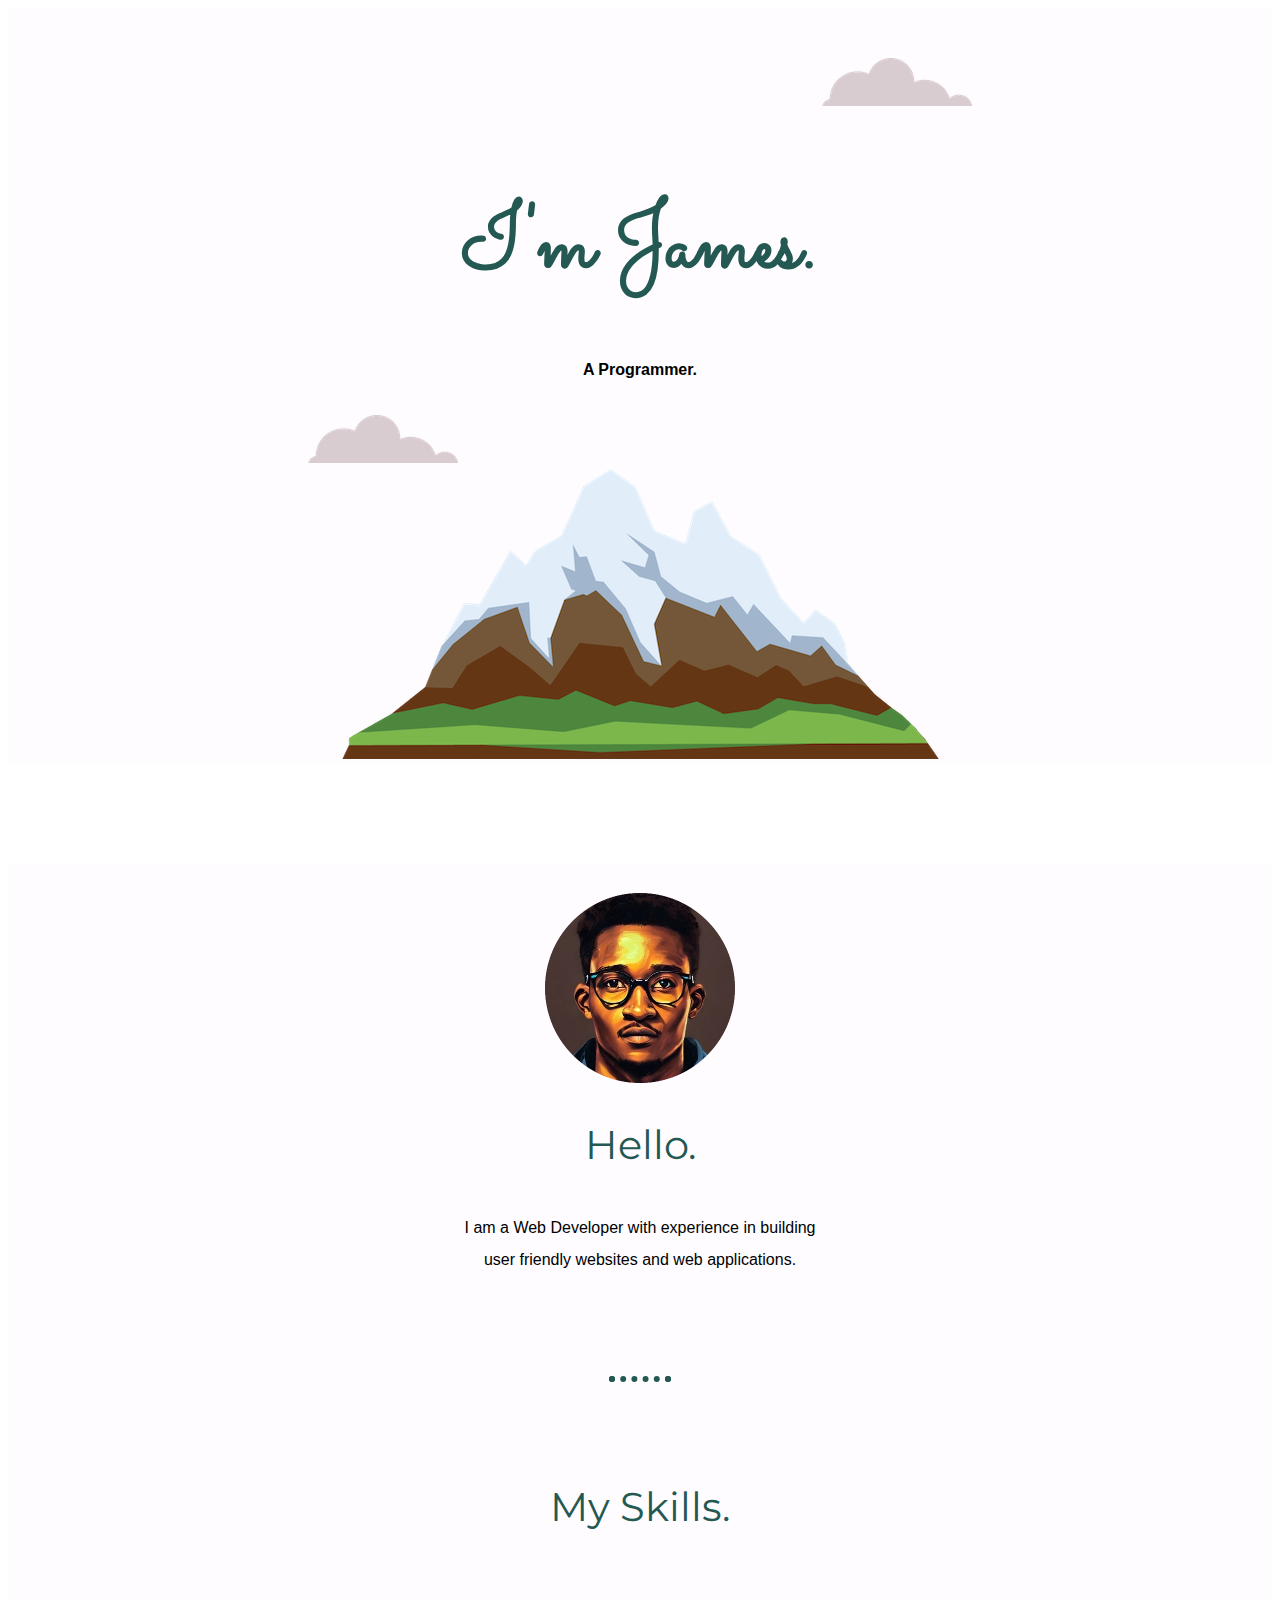
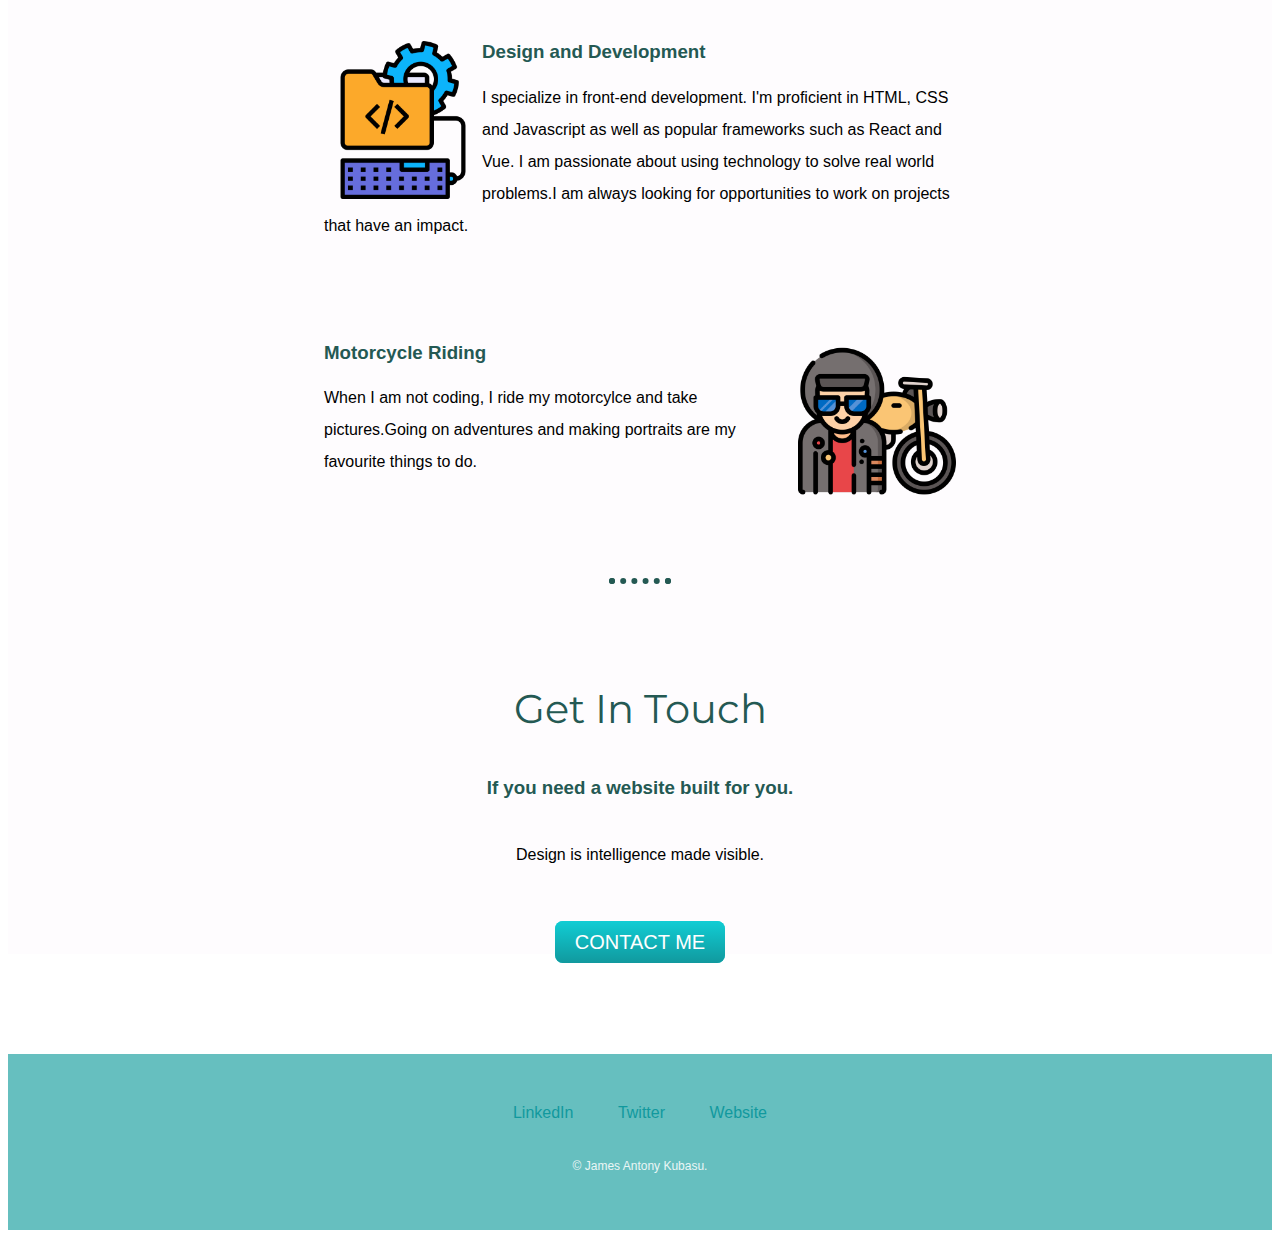
<file: index.html>
<!DOCTYPE html>
<html lang="en">
<head>
    <meta charset="UTF-8">
    <title>James Antony Kubasu</title>
    <link href="css/styles.css" rel="stylesheet">
    <link rel="favicon" href="css/favicon.ico?v=2">
    <link rel="preconnect" href="https://fonts.googleapis.com">
<link rel="preconnect" href="https://fonts.gstatic.com" crossorigin>
<link href="https://fonts.googleapis.com/css2?family=Montserrat&family=Sacramento&display=swap" rel="stylesheet">


</head>
<body>
    <div class="top-container">
        <img class="top-cloud" src="images/cloud.png" alt="cloud-image">
    <h1>I'm James.</h1>
    <p class="top-desc">A Programmer.</p>
    <img class="bottom-cloud" src="images/cloud.png" alt="cloud-img">
    <img src="images/mountain.png" alt="mountain-img">
</div>
<div class="middle-container">
    <div class="profile">
      <img class="profilepic" src="images/Profilepic.png" alt="A picture of me">
      <h2>Hello.</h2>
      <p class="intro">I am a Web Developer with experience in building user friendly websites and web applications.</p>

    </div>
    <hr>
    <div class="skills">
      <h2>My Skills.</h2>
      <div class="skill-row">
        <img class="dev-img" src="images/software-developer.png" alt="">
        <h3>Design and Development</h3>
        <p>I specialize in front-end development. I'm proficient in HTML, CSS and Javascript as well as popular frameworks such as React and Vue.
            I am passionate about using technology to solve real world problems.I am always looking for opportunities to work on projects that have an impact.

        </p>
      </div>
      <div class="skill-row">
        <img class="rider-img" src="images/rider.png" alt="">
        <h3>Motorcycle Riding</h3>
        <p>When I am not coding, I ride my motorcylce and take pictures.Going on adventures and making portraits are my favourite things to do.</p>
      </div>
    </div>
    <hr>
    <div class="contact-me">
      <h2>Get In Touch</h2>
      <h3>If you need a website built for you.</h3>
      <p class="contact-message">Design is intelligence made visible.</p>
      <a class="btn" href="Antonykubasu640@gmail.com">CONTACT ME</a>
    </div>
  </div>
  
  
  <div class="bottom-container">
    <a class="footer-link" href="https://www.linkedin.com/in/james-antony-78b0b71bb/">LinkedIn</a>
    <a class="footer-link" href="https://twitter.com/jameskubasu">Twitter</a>
    <a class="footer-link" href="https://www.appbrewery.co/">Website</a>
    <p class="copyright">© James Antony Kubasu.</p>
  </div>
  
    
</body>
</html>
</file>
<file: css/styles.css>
div{background-color: #fefcfe;
}

body{margin: o;
    font-family: 'Merriweather', sans-serif;
    text-align: center;
    color: #000000;
    

}
.top-desc{font-weight: bold;}

h1{margin-top: 0 ; font-size: 5.625rem;
    font-family: 'Sacramento', cursive;
    margin: 50px auto 0 auto;
    color: #245953;
    line-height: 2;
}

h2{font-family: 'Montserrat', sans-serif; 
    font-size: 2.5rem;
    color: #245953;
    font-weight: normal;
    padding-bottom: 10px;

}
p{line-height: 2;}

.top-container{
    position: relative;
padding-top: 100px;
background-color: #fefcfe;}

.middle-container{ margin: 100px 0;
 
}
a:hover{
color: #eaf6f6; 
}

.copyright{ color: #EAF6F6;
    font-size: 0.75rem;
    padding: 20px 0;
}

a
{font-family: 'Merriweather', sans-serif;;
    text-decoration: none;
    color: #11999e;
    margin: 40px 20px;

}

.bottom-container{background-color: #66bfbf;
    padding: 50px 0 20px;
   
}

.bottom-cloud{position: absolute;
    left: 300px;
    bottom: 300px;

}

.top-cloud{position: absolute;
    right: 300px; 
    top: 50px; }

h3{color: #245953;}

.btn{color: #245953;}

.skill-row{
    width: 50%;
    margin:100px auto 100px auto;
    text-align: left;
    
}
.rider-img{
    width: 25%;
    float: right;
    margin-left: 30px;
}
.profilepic{width: 15%; margin-top: 30px;
}

.dev-img{
    width: 25%;
    float: left;
    margin-right: 3opx;
}
.intro{
    width: 30%;
    margin: auto;
}

hr{border: dotted #245953 6px;
border-bottom: none;
width: 4%;
margin: 100px auto; }

.contact-message{
    width: 40%;
    margin: 40px auto 60px; 

}

.btn {
    background: #11cdd4;
    background-image: -webkit-linear-gradient(top, #11cdd4, #11999e);
    background-image: -moz-linear-gradient(top, #11cdd4, #11999e);
    background-image: -ms-linear-gradient(top, #11cdd4, #11999e);
    background-image: -o-linear-gradient(top, #11cdd4, #11999e);
    background-image: linear-gradient(to bottom, #11cdd4, #11999e);
    -webkit-border-radius: 8;
    -moz-border-radius: 8;
    border-radius: 8px;
    font-family: 'Monsterrat', sans-serif;
    color: #ffffff;
    font-size: 20px;
    padding: 10px 20px 10px 20px;
    text-decoration: none;
  }
  
  .btn:hover {
    background: #30e3cb;
    background-image: -webkit-linear-gradient(top, #30e3cb, #2bc4ad);
    background-image: -moz-linear-gradient(top, #30e3cb, #2bc4ad);
    background-image: -ms-linear-gradient(top, #30e3cb, #2bc4ad);
    background-image: -o-linear-gradient(top, #30e3cb, #2bc4ad);
    background-image: linear-gradient(to bottom, #30e3cb, #2bc4ad);
    text-decoration: none;
  }
</file>
